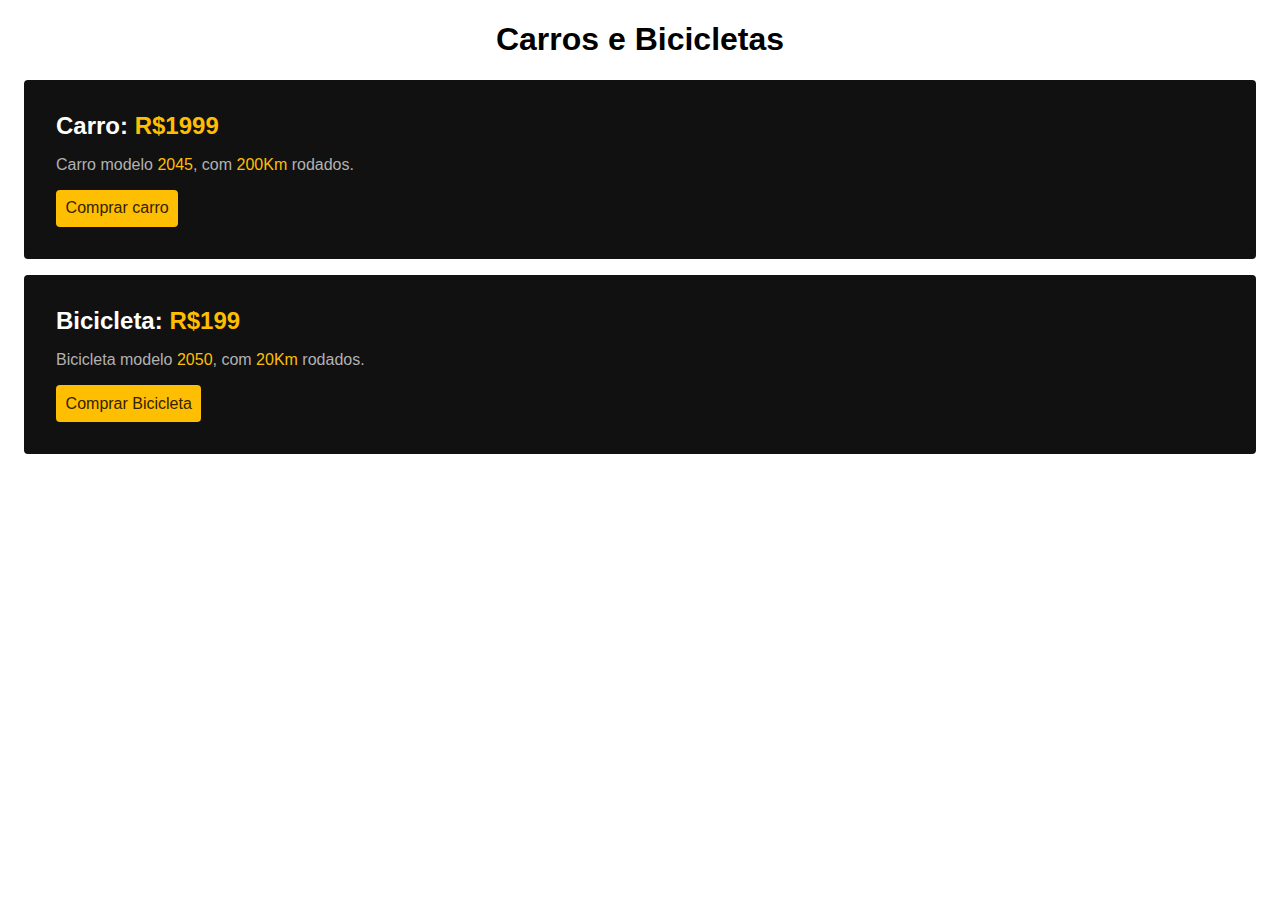
<file: bikes/index.html>
<!DOCTYPE html>
<html lang="en">
<head>
    <meta charset="UTF-8">
    <meta http-equiv="X-UA-Compatible" content="IE=edge">
    <meta name="viewport" content="width=device-width, initial-scale=1.0">
    <link rel="stylesheet" href="style.css">
    <title>Carros e Bicicletas</title>
</head>
<body>
    <h1>Carros e Bicicletas</h1>
    <section>
        <h2>Carro: <span>R$1999</span></h2>
        <p>Carro modelo <span>2045</span>, com <span>200Km</span> rodados.</p>
        <a href="">Comprar carro</a>
    </section>
    <section>
        <h2>Bicicleta: <span>R$199</span></h2>
        <p>Bicicleta modelo <span>2050</span>, com <span>20Km</span> rodados.</p>
        <a href="">Comprar Bicicleta</a>
    </section>
</body>
</html>
</file>
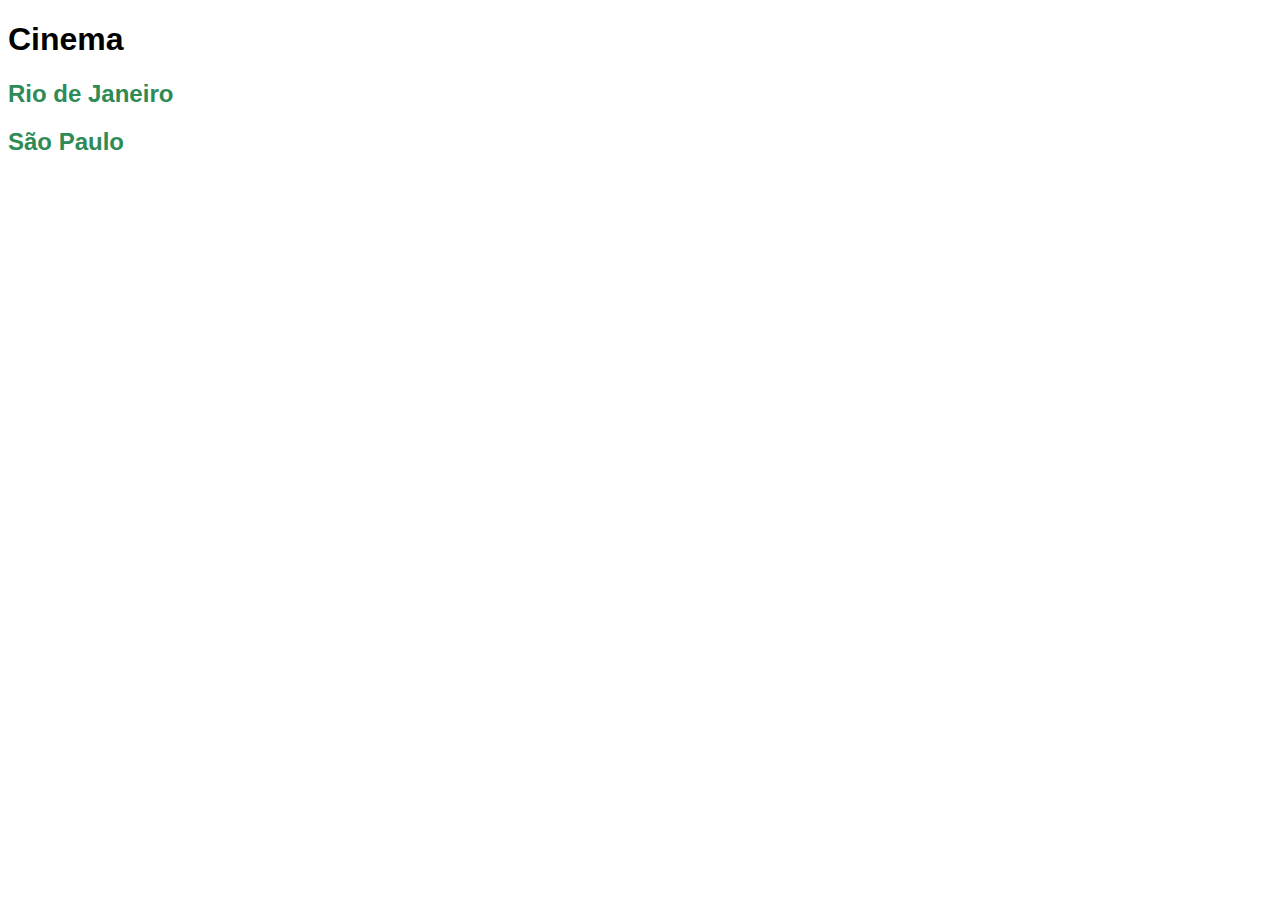
<file: cinema/index.html>
<!DOCTYPE html>
<html lang="en">
<head>
    <meta charset="UTF-8">
    <meta http-equiv="X-UA-Compatible" content="IE=edge">
    <meta name="viewport" content="width=device-width, initial-scale=1.0">
    <link rel="stylesheet" href="./estilo/style.css">
    <title>Cinema</title>
</head>
<body>
    <h1>Cinema</h1>
    <h2>
        <a href="./estados/rj.html">Rio de Janeiro</a>
    </h2>
    <h2>
        <a href="./estados/sp.html">São Paulo</a>
    </h2>
</body>
</html>
</file>
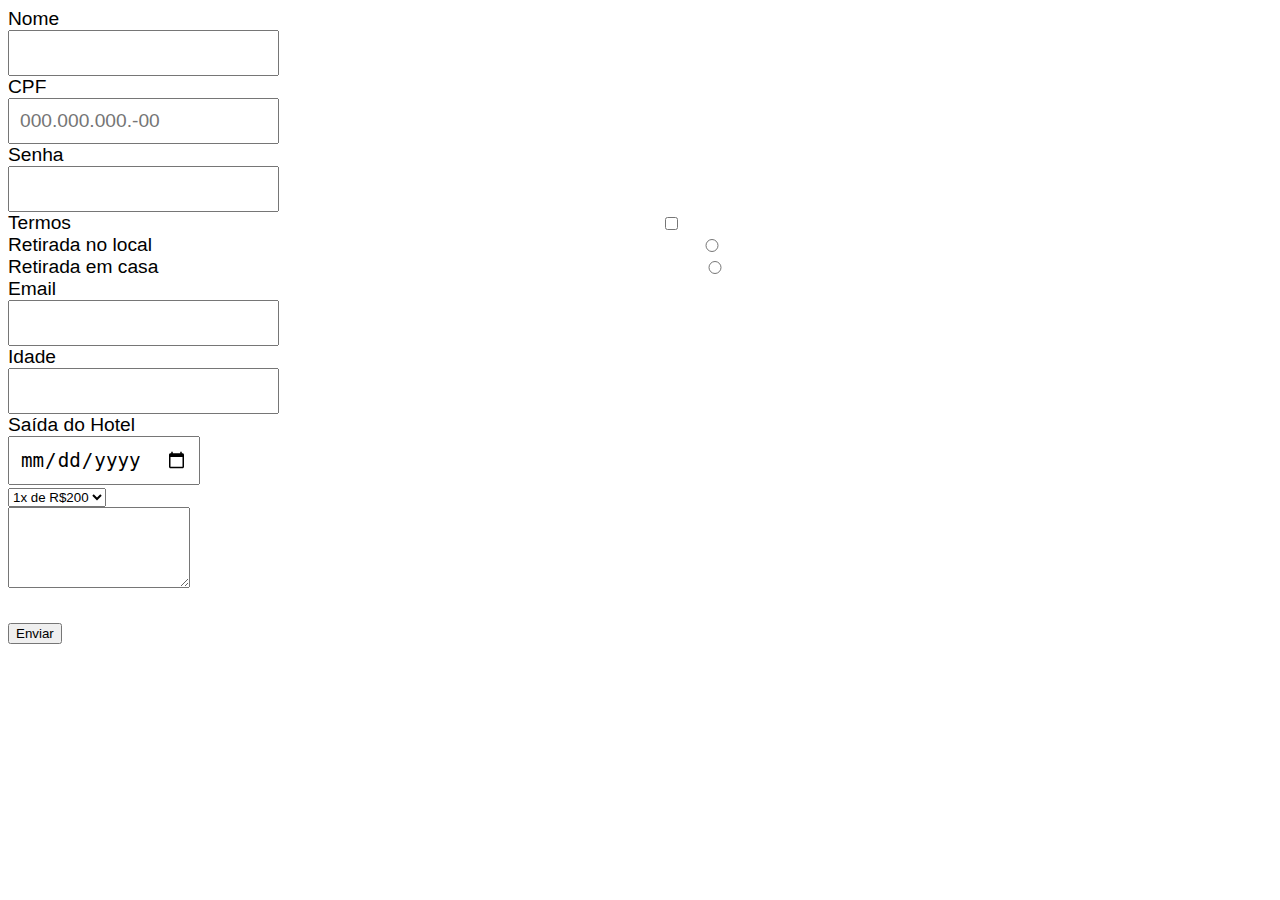
<file: formulario/index.html>
<!DOCTYPE html>
<html lang="en">
<head>
    <meta charset="UTF-8">
    <meta http-equiv="X-UA-Compatible" content="IE=edge">
    <meta name="viewport" content="width=device-width, initial-scale=1.0">
    <link rel="stylesheet" href="style.css">
    <title>Formulários</title>
</head>
<body>
    <form action="./">
        <label for="nome">Nome</label>
        <input type="text" id="nome" name="nome" required>

        <label for="cpf">CPF</label>
        <input type="text" id="cpf" name="cpf" placeholder="000.000.000.-00">

        <label for="senha">Senha</label>
        <input type="password" id="senha" name="senha" required> 

        <div class="checkbox">
            <label for="termos">Termos</label>
            <input type="checkbox" id="termos" name="termos" value="aceito"> 
        </div>
    
        <div class="radio">
            <label for="retirada">Retirada no local</label>
            <input type="radio" id="retirada" name="retirada"> 
        </div>

        
        <div class="radio">
            <label for="retirada-casa">Retirada em casa</label>
            <input type="radio" id="retirada-casa" name="retirada"> 
        </div>

        <label for="email">Email</label>
        <input type="email" id="email" name="email" required>

        <label for="idade">Idade</label>
        <input type="number" id="idade" name="idade">

        <label for="saida">Saída do Hotel</label>
        <input type="date" name="saida" id="saida">

        <label for="parcelas"></label>
        <select name="parcelas" id="parcelas">
            <option value="1">1x de R$200</option>
            <option value="2">2x de R$100</option>
            <option value="4">4x de R$50</option>
        </select>

        <label for="mensagem"></label>
        <textarea name="mensagem" id="mensagem" rows="5">

        </textarea>
        <button>Enviar</button>
    </form>
</body>
</html>
</file>
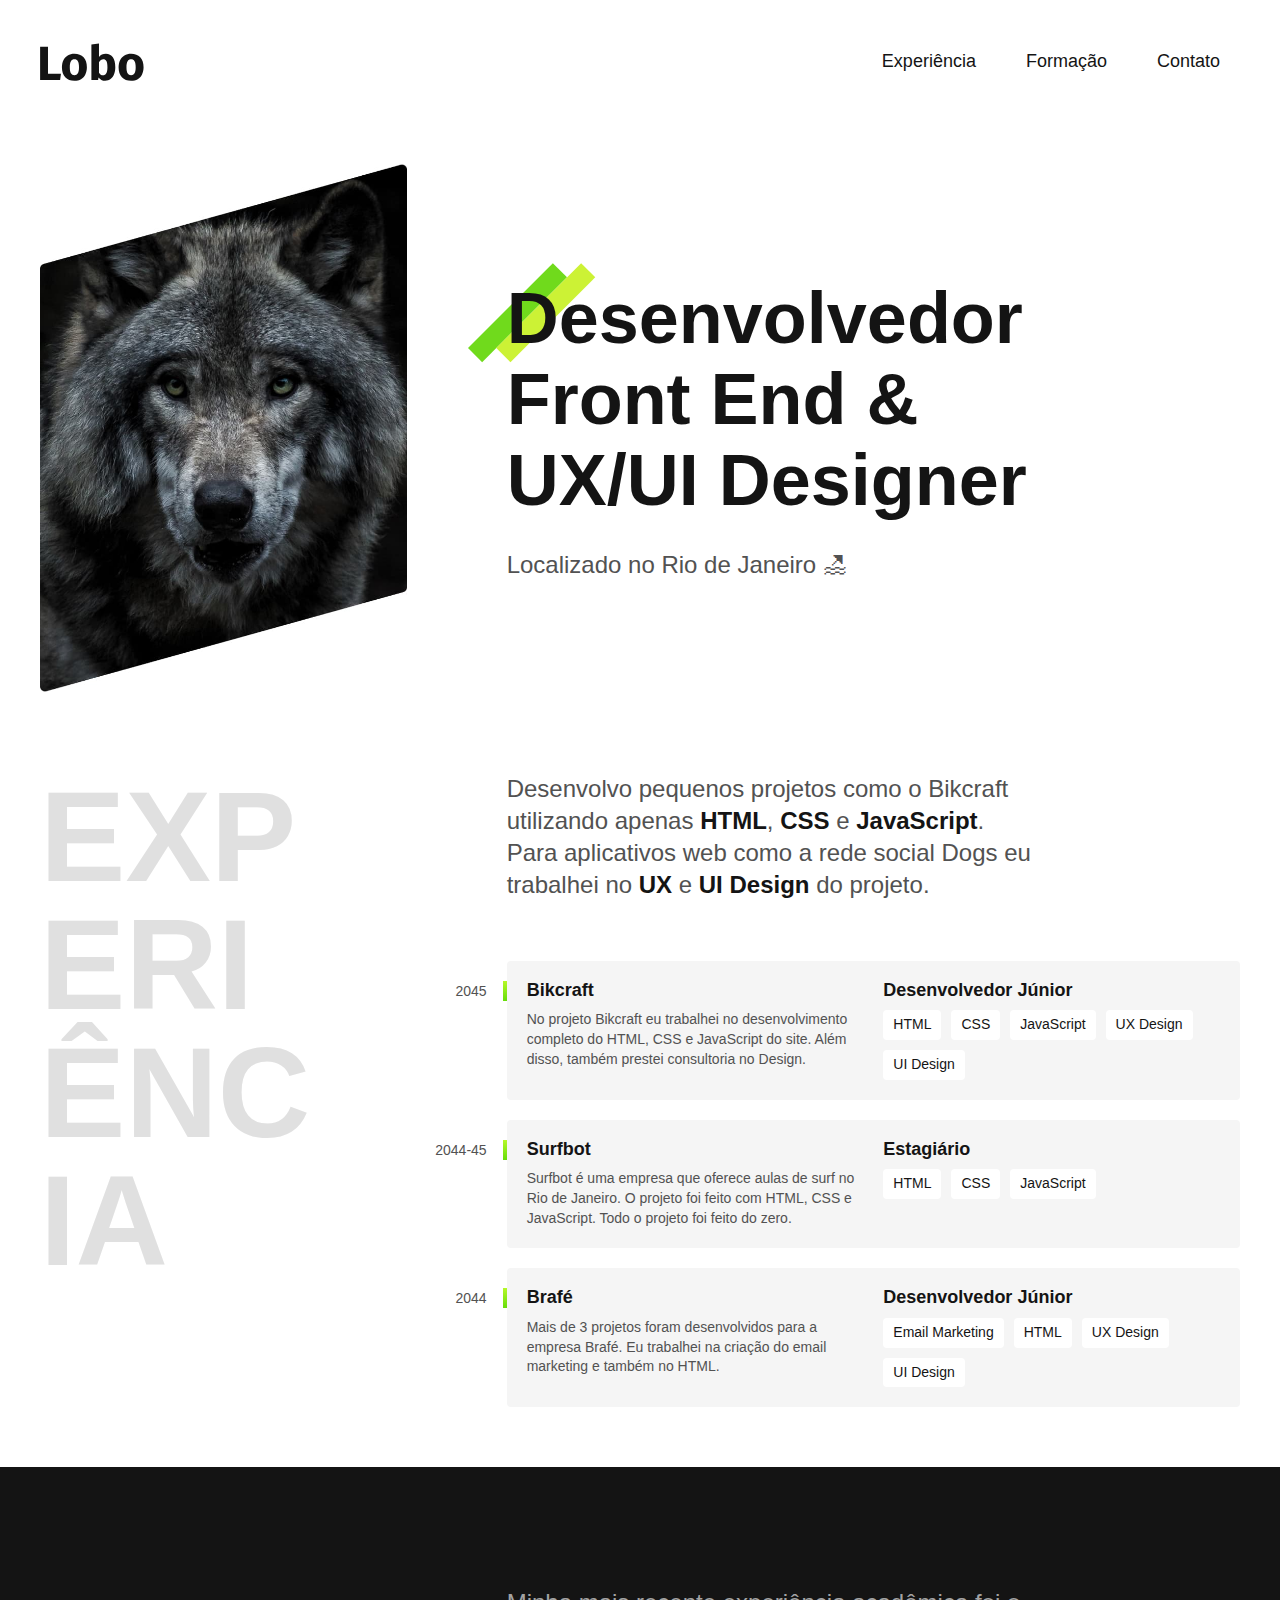
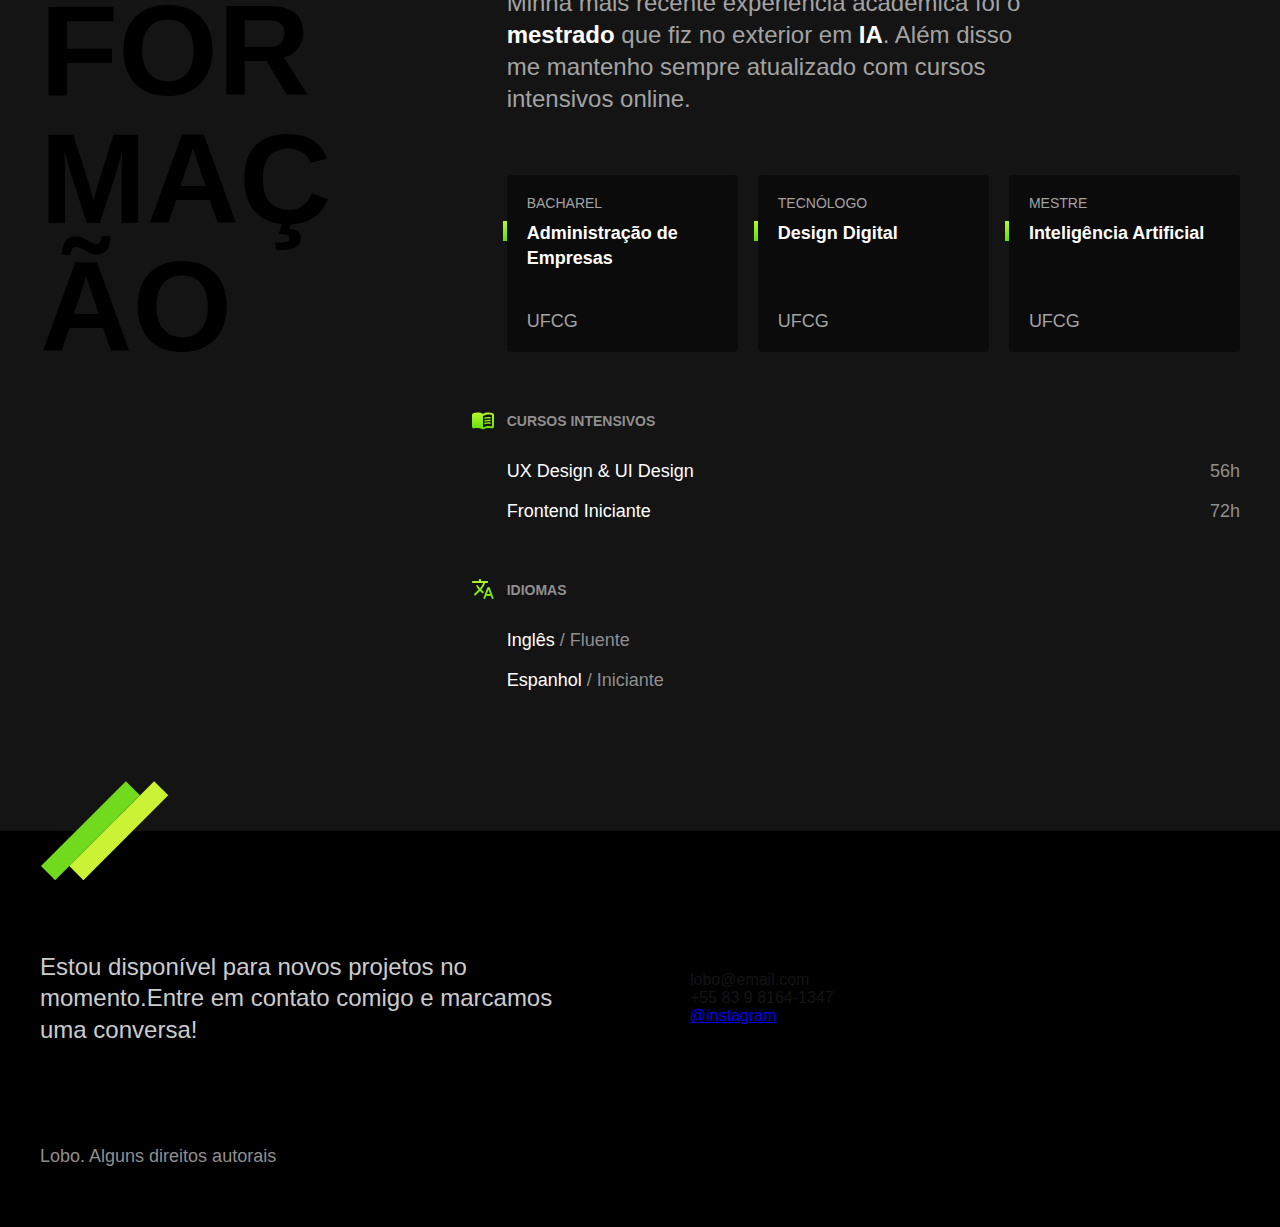
<file: portfolio/index.html>
<!DOCTYPE html>
<html lang="pt-br">

<head>
  <meta charset="UTF-8">
  <meta name="viewport" content="width=device-width, initial-scale=1.0">
  <title>Lobo - Desenvolvedor e Designer</title>
  <meta name="description" content="Desenvolvedor e Designer localizado em Campina Grande!">
  <link rel="stylesheet" href="./css/style.css">
</head>

<body>
  <header class="header">
    <img src="./img/marca.svg" alt="Lobo">
    <nav>
      <ul class="header-menu">
        <li><a href="#experiencia">Experiência</a></li>
        <li><a href="#formacao">Formação</a></li>
        <li><a href="#contato">Contato</a></li>
      </ul>
    </nav>
  </header>

  <main class="introducao">
    <img src="./img/perfil.jpg" alt="Lobo Cinza">
    <div>
      <h1>Desenvolvedor<br>Front End &<br>UX/UI Designer</h1>
      <p>Localizado no Rio de Janeiro 🏖</p>
    </div>
  </main>

  <section class="experiencia" id="experiencia" aria-label="Experiência">
    <h2 class="subtitulo">Experiência</h2>
    <div>
      <p class="experiencia-texto">Desenvolvo pequenos projetos como o Bikcraft utilizando apenas <strong>HTML</strong>, <strong>CSS</strong> e <strong>JavaScript</strong>. Para aplicativos web como a rede social Dogs eu trabalhei no <strong>UX</strong> e <strong>UI Design</strong> do projeto.</p>

      <div class="empresa">
        <span class="empresa-ano">2045</span>
        <h3 class="empresa-titulo">Bikcraft</h3>
        <span class="empresa-titulo">Desenvolvedor Júnior</span>
        <p class="empresa-texto">No projeto Bikcraft eu trabalhei no desenvolvimento completo do HTML, CSS e JavaScript do site. Além disso, também prestei consultoria no Design.</p>
        <ul class="empresa-habilidades">
          <li>HTML</li>
          <li>CSS</li>
          <li>JavaScript</li>
          <li>UX Design</li>
          <li>UI Design</li>
        </ul>
      </div>

      <div class="empresa">
        <span class="empresa-ano">2044-45</span>
        <h3 class="empresa-titulo">Surfbot</h3>
        <span class="empresa-titulo">Estagiário</span>
        <p class="empresa-texto">Surfbot é uma empresa que oferece aulas de surf no Rio de Janeiro. O projeto foi feito com HTML, CSS e JavaScript. Todo o projeto foi feito do zero.</p>
        <ul class="empresa-habilidades">
          <li>HTML</li>
          <li>CSS</li>
          <li>JavaScript</li>
        </ul>
      </div>

      <div class="empresa">
        <span class="empresa-ano">2044</span>
        <h3 class="empresa-titulo">Brafé</h3>
        <span class="empresa-titulo">Desenvolvedor Júnior</span>
        <p class="empresa-texto">Mais de 3 projetos foram desenvolvidos para a empresa Brafé. Eu trabalhei na criação do email marketing e também no HTML.</p>
        <ul class="empresa-habilidades">
          <li>Email Marketing</li>
          <li>HTML</li>
          <li>UX Design</li>
          <li>UI Design</li>
        </ul>
      </div>

    </div>
  </section>

  <section class="formacao" id="formacao" aria-label="Formação">
    <div class="formacao-container">
      <h2 class="subtitulo">Formação</h2>
      
      <div>
        <p class="formacao-texto">Minha mais recente experiência acadêmica foi o <strong>mestrado</strong> que fiz no exterior em <strong>IA</strong>. Além disso me mantenho sempre atualizado com cursos intensivos online.</p>
        
        <ul class="faculdade-lista">
          <li class="faculdade">
            <span class="faculdade-tipo">Bacharel</span>
            <h3 class="faculdade-curso">Administração de Empresas</h3>
            <span class="faculdade-instituicao">UFCG</span>
          </li>
          <li class="faculdade">
            <span class="faculdade-tipo">Tecnólogo</span>
            <h3 class="faculdade-curso">Design Digital</h3>
            <span class="faculdade-instituicao">UFCG</span>
          </li>
          <li class="faculdade">
            <span class="faculdade-tipo">Mestre</span>
            <h3 class="faculdade-curso">Inteligência Artificial</h3>
            <span class="faculdade-instituicao">UFCG</span>
          </li>
        </ul>

        <div class="formacao-extra">
          <div class="cursos">
            <h3>Cursos Intensivos</h3>
            <ul>
              <li>UX Design & UI Design <span>56h</span></li>
              <li>Frontend Iniciante<span>72h</span></li>
            </ul>
          </div>

          <div class="idiomas">
            <h3>Idiomas</h3>
            <ul>
              <li>Inglês <span>/ Fluente</span></li>
              <li>Espanhol <span>/ Iniciante</span></li>
            </ul>
          </div>
        </div>
      </div>
    </div>
  </section>

  <footer class="footer" id="contato">
    <div class="footer-container">
      <p class="footer-texto">Estou disponível para novos projetos no momento.Entre em contato comigo e marcamos uma conversa!</p>
      <ul>
        <li>lobo@email.com</li>
        <li>+55 83 9 8164-1347</li>
        <li><a href="/">@instagram</a></li>
      </ul>
      <p class="footer-copy">Lobo. Alguns direitos autorais</p>
    </div>
  </footer>
</body>

</html>
</file>
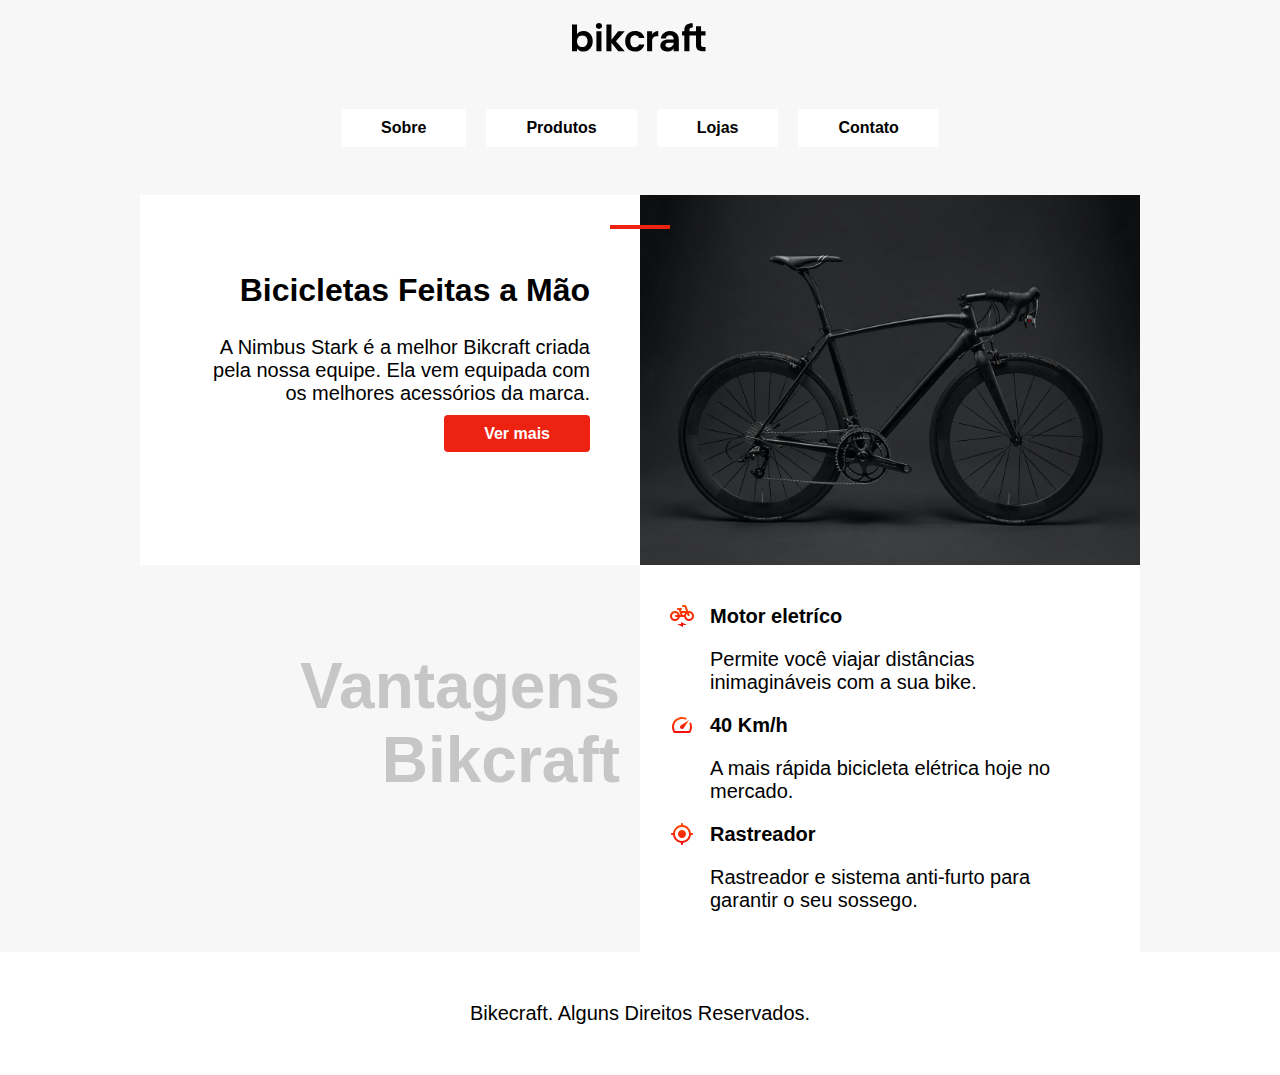
<file: posicionamento/index.html>
<!DOCTYPE html>
<html lang="en">
<head>
    <meta charset="UTF-8">
    <meta http-equiv="X-UA-Compatible" content="IE=edge">
    <meta name="viewport" content="width=device-width, initial-scale=1.0">
    <link rel="stylesheet" href="./style.css">
    <title>Bikcraft</title>
</head>
<body>
    <section class="main">
        <h1><img src="./img/bikcraft.svg" alt="Bikcraft Logo"></h1>
        <section class="menu">
            <a href="/">Sobre</a>
            <a href="/">Produtos</a>
            <a href="/">Lojas</a>
            <a href="/">Contato</a>
        </section>
        <section class="grid">
            <div class="nimbus">
                <span class="detalhe"></span>
                <h2>Bicicletas Feitas a Mão</h2>
                <p>A Nimbus Stark é a melhor Bikcraft criada pela nossa equipe. Ela vem equipada com os melhores acessórios da marca.</p>
                <a href="/">Ver mais</a>
            </div>
            <img class="bicicleta" src="./img/bicicleta.jpg" alt="Bicicleta preta">
            <div>
                <p class="vantagem">Vantagens Bikcraft</p>
            </div>
            <div class="container-flex">
                <div class="flex">
                    <img class="" src="./img/eletrica.svg" alt="Motor elétrico Imagem">
                    <p>Motor eletríco</p>
                </div>
                <p>Permite você viajar distâncias inimagináveis com a sua bike.</p>
                <div class="flex">
                    <img src="./img/velocidade.svg" alt="Velocidade Imagem">
                    <p>40 Km/h</p>
                </div>
                <p>A mais rápida bicicleta elétrica hoje no mercado.</p>
                <div class="flex">
                    <img src="./img/rastreador.svg" alt="Rastreador Imagem">
                    <p>Rastreador</p>
                </div>
                <p>Rastreador e sistema anti-furto para garantir o seu sossego.</p>
            </div>
        </section>
    </section>
    <footer>
        <p>Bikecraft. Alguns Direitos Reservados.</p>
    </footer>
</body>
</html>
</file>
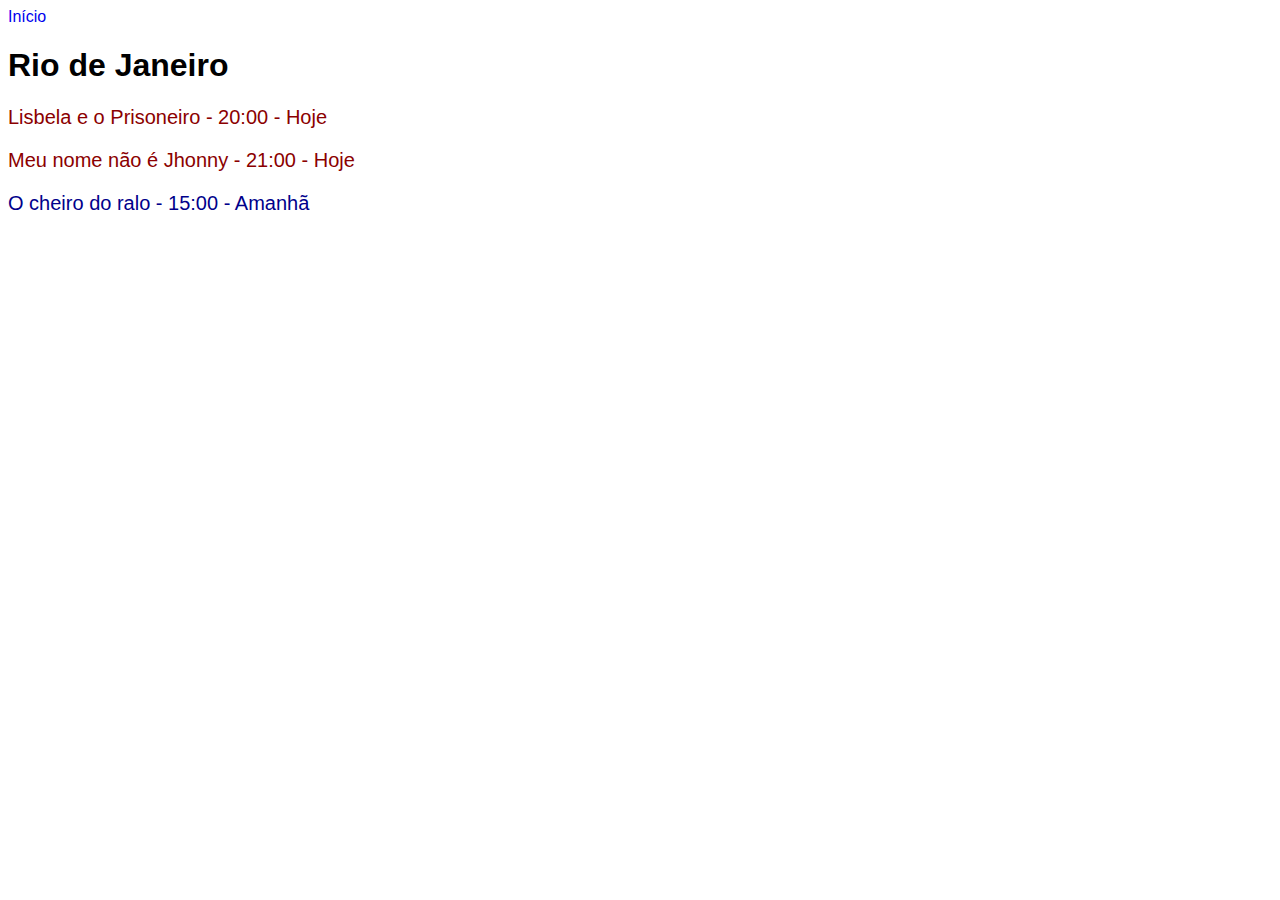
<file: cinema/estados/rj.html>
<!DOCTYPE html>
<html lang="en">
<head>
    <meta charset="UTF-8">
    <meta http-equiv="X-UA-Compatible" content="IE=edge">
    <meta name="viewport" content="width=device-width, initial-scale=1.0">
    <link rel="stylesheet" href="./../estilo/style.css">
    <title>Rio de Janeiro</title>
</head>
<body>
    <a href="./../index.html">Início</a>
    <h1>Rio de Janeiro</h1>
    <p class="hoje">Lisbela e o Prisoneiro - 20:00 - Hoje</p>
    <p class="hoje">Meu nome não é Jhonny - 21:00 - Hoje</p>
    <p class="amanha">O cheiro do ralo - 15:00 - Amanhã</p>
</body>
</html>
</file>
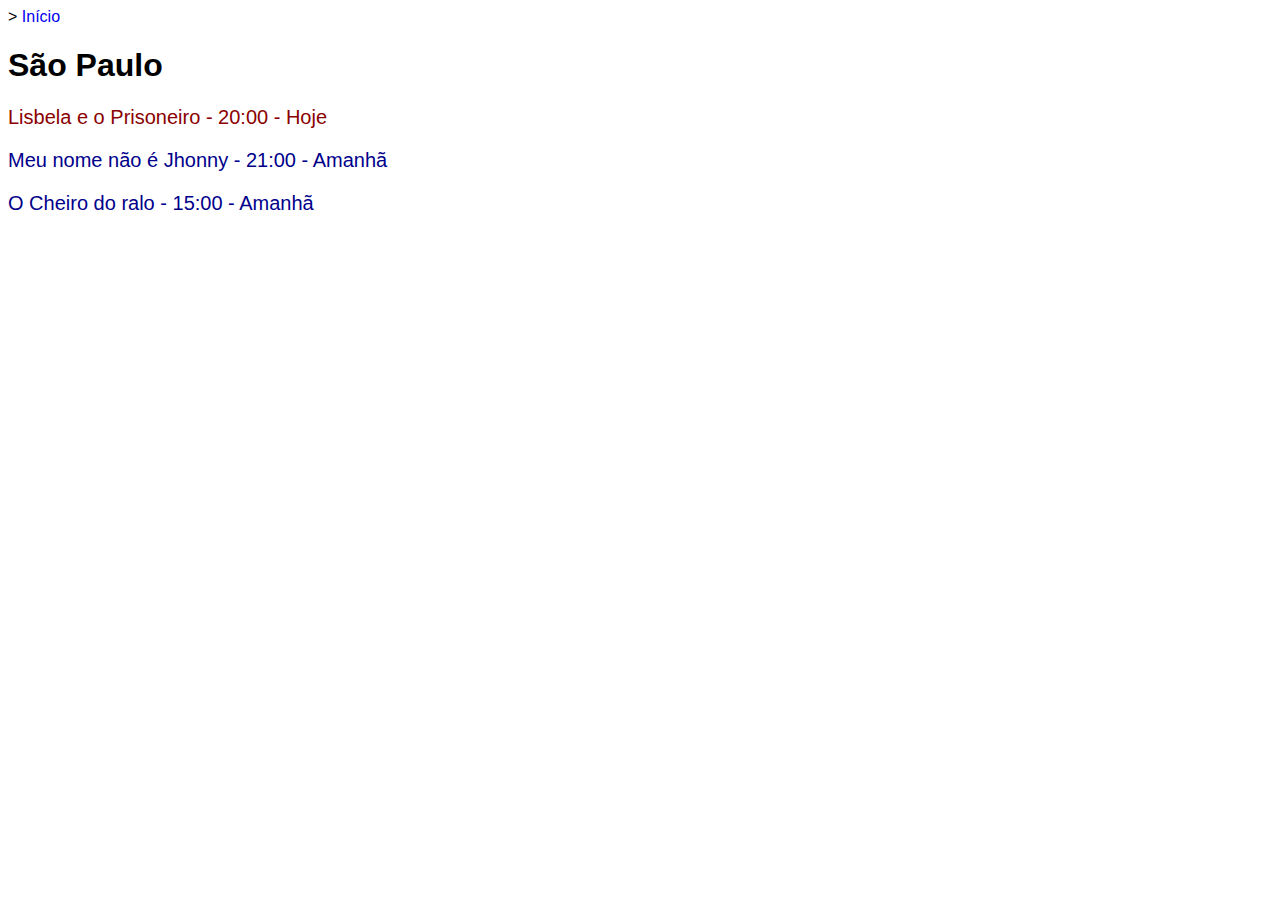
<file: cinema/estados/sp.html>
<!DOCTYPE html>
<html lang="en">
<head>
    <meta charset="UTF-8">
    <meta http-equiv="X-UA-Compatible" content="IE=edge">
    <meta name="viewport" content="width=device-width, initial-scale=1.0">
    <link rel="stylesheet" href="./../estilo/style.css">>
    <title>São Paulo</title>
</head>
<body>
    <a href="./../index.html">Início</a>
    <h1>São Paulo</h1>
    <p class="hoje">Lisbela e o Prisoneiro - 20:00 - Hoje</p>
    <p class="amanha">Meu nome não é Jhonny - 21:00 - Amanhã</p>
    <p class="amanha">O Cheiro do ralo - 15:00 - Amanhã</p>
</body>
</html>
</file>
<file: bikes/style.css>
* {
    font-family: Arial, Helvetica, sans-serif;
}

h1 {
    text-align: center;
}
section {
    background: #111;
    padding: 2rem;
    margin: 1rem;  
    border-radius: 4px;
}

h2 {
    margin: 0;
    color: white;
}

p {
    color: #b2b2b2;
}

span {
    color: #febe01;
}

a {
    background: #febe01;
    color: #332200;
    text-decoration: none;
    display: inline-block;
    padding: 0.6rem;
    border-radius: 4px;
}
</file>
<file: cinema/estilo/style.css>
* {
    font-family: Arial, Helvetica, sans-serif;
}

a {
    text-decoration: none;
}

.hoje {
    color: darkred;
}

.amanha {
    color:darkblue;
}

h2 a {
    color: seagreen;
}

p {
    font-size: 20px;
}
</file>
<file: formulario/style.css>
body {
    font-family: Arial, Helvetica, sans-serif;
    font-size: 1.2rem;
}

label {
    display: block;
}

input {
    font-size: 1.2rem;
    padding: 10px;;
}

button {
    display: block;
    margin-top: 30px;

}

.checkbox, .radio {
    display: grid;
    grid-template-columns: auto 1fr;
    grid: 10px;
    align-items: center;
}


.checkbox label, .checkbox input, .radio input, .radio label {
    margin: 0px;
}
</file>
<file: portfolio/css/style.css>
@import "./global.css";
@import "./header.css";
@import "./introducao.css";
@import "./experiencia.css";
@import "./formacao.css";
@import"./footer.css"
</file>
<file: posicionamento/style.css>
* {
    font-family: Arial, Helvetica, sans-serif;
}
body {
    background-color: #f7f7f7;
    margin: 0;
}
.main {
    max-width: 1000px;
    margin: 0 auto;
}

h1 {
    text-align: center;
}

.menu {
    display: flex;
    place-content: center center;
    gap: 20px;
    margin: 3rem;
}

.menu a {
    text-decoration: none;
    background-color: #fff;
    color: #000;
    padding: 10px 40px;
    border-radius: 4px;
    font-weight: bold;
}

.grid {
    display: grid;
    grid-template-columns: repeat(2, 1fr);
}

p {
    font-size: 20px;
}
.nimbus {
    background-color: #fff;
    text-align: end;
    padding: 50px;
    position: relative;
}
.nimbus h2 {
    font-size: 2rem;
}

.nimbus a {
    text-decoration: none;
    background-color: #e21;
    color: #fff;
    padding: 10px 40px;
    border-radius: 4px;
    font-weight: bold;
}

.bicicleta {
    max-width: 100%;
}

.container-flex {
    background-color: #fff;
    padding: 30px;
}

.container-flex p {
    margin: 10px 40px;
}

.flex {
    display: flex;
    align-items: center;
    margin: 0;
}

.flex p {
    margin-left: 1rem;
    font-weight: bold;
}

.vantagem {
    font-size: 64px;
    text-align: end;
    padding: 20px;
    font-weight: bold;
    color: #c6c6c6;
}

.detalhe {
    display: inline-block;
    width: 60px;
    height: 4px;
    background-color: #e21;

    position: absolute;
    top: 30px;
    right: -30px;
}
footer {
    margin: 0;
    padding: 30px;
    background-color: #fff;
}

footer p {
    text-align: center;
}
</file>
